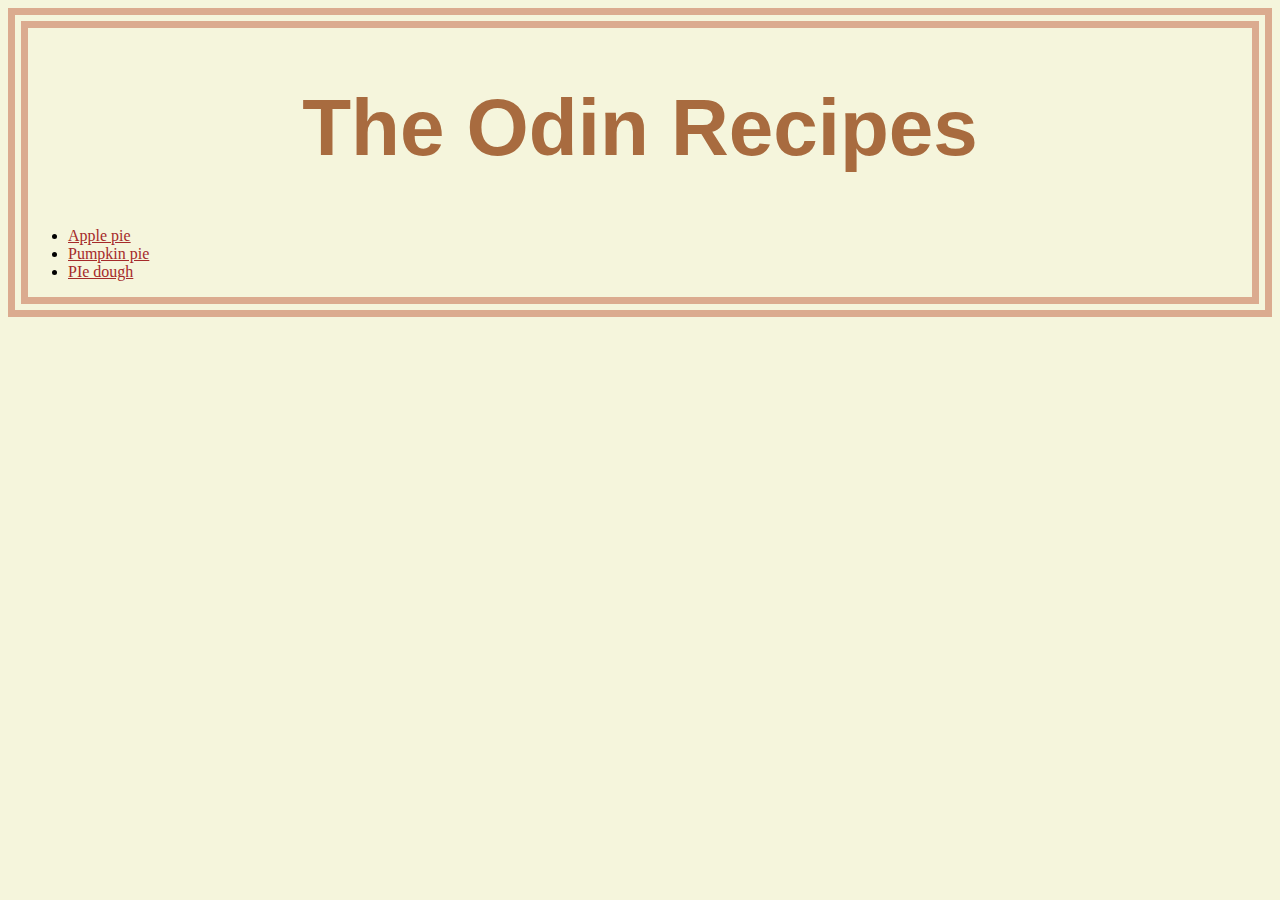
<file: index.html>
<!DOCTYPE html>
<html>
    <head>
        <meta charset="UTF-8">
        <meta http-equiv="X-UA-Compatible" content="IE=edge">
        <meta name="viewport" content="width=device-width, initial-scale=1.0">
        <title>Odin recipes</title>
        <link href="style.css" rel="stylesheet">

    </head>
    <body>
        <h1 class="name">The Odin Recipes</h1>
        <ul>
            <li><a href="applepie.html">Apple pie</a> </li>
            <li><a href="pumpkin_pie.html">Pumpkin pie</a> </li>
            <li><a href="piedough.html">PIe dough</a> </li>
        </ul>
    </body>
</html>
</file>
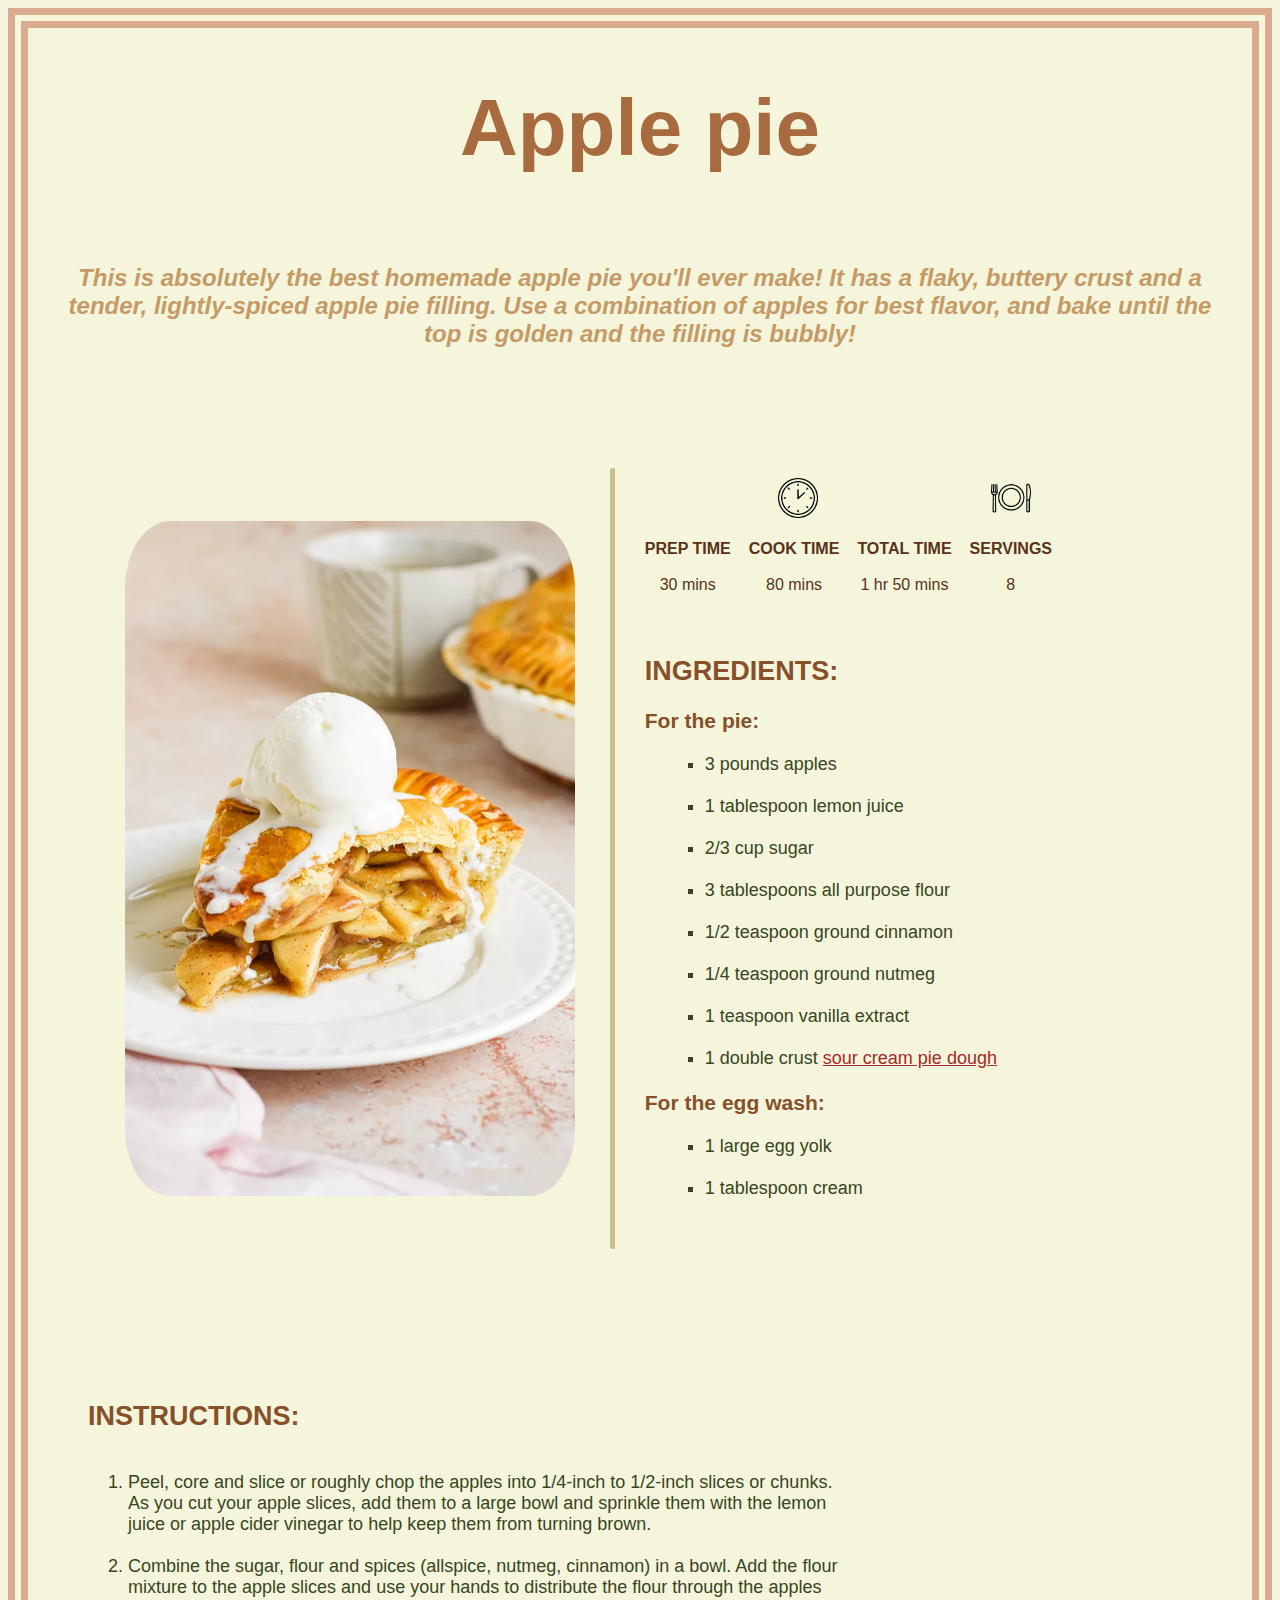
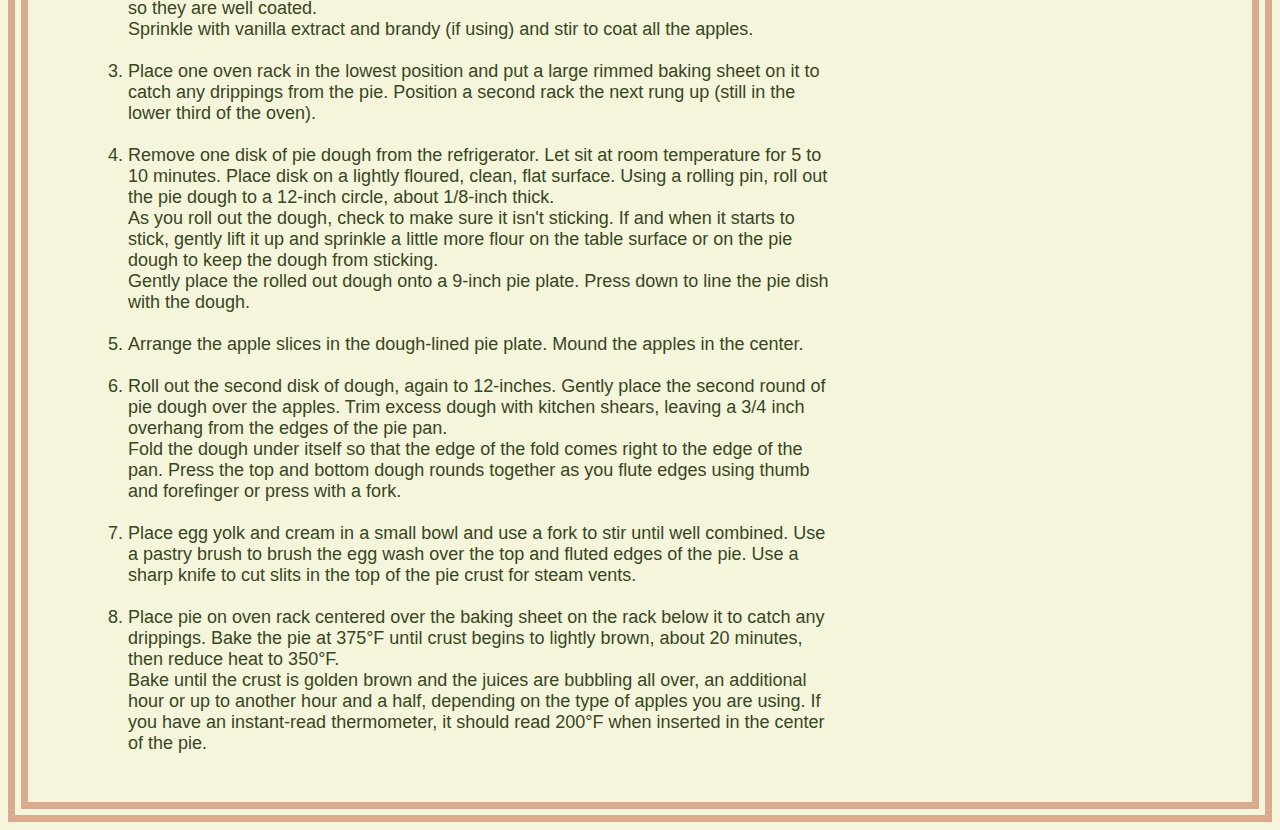
<file: applepie.html>
<!DOCTYPE html>
<html>
    <head>
        <meta charset="UTF-8">
        <meta http-equiv="X-UA-Compatible" content="IE=edge">
        <meta name="viewport" content="width=device-width, initial-scale=1.0">
        <title>Apple pie</title>
        <link href="style.css" rel="stylesheet">
    </head>
    <body>
        <h1 class="name">Apple pie</h1>
        <h4 class="description">This is absolutely the best homemade apple pie you'll ever make! It has a flaky, buttery crust and a tender, lightly-spiced apple pie filling. Use a combination of apples for best flavor, and bake until the top is golden and the filling is bubbly!</h4>
        <div class="box">
        <img class="images" src="images/apple_pie.jpg" >
        
        <div class="container">
        <div class="information">
            <table>
                <tr style="height: 28px;">
                    <td colspan="3"><img src="images/clockc.png" height="40px" width="auto"></td>
                    <td> <img src="images/pngwing.com.png" height="40px" width="auto"></td>
                  </tr>
            <tr>
                <th>PREP TIME </th>    
                <th>COOK TIME </th>
                <th>TOTAL TIME </th>
                <th>SERVINGS </th>
            </tr>
            <tr>
                <td>30 mins</td>
                <td>80 mins</td>
                <td>1 hr 50 mins</td>
                <td>8</td>
                </tr>
            </table>
            
        </div>
        <div class="ingredients">
            <h2>INGREDIENTS:</h2>
            <h3>For the pie:</h3>
            <ul>
                <li>3 pounds apples </li><br>
                <li> 1 tablespoon lemon juice</li><br>
                <li>2/3 cup sugar </li><br>
                <li>3 tablespoons all purpose flour </li><br>
                <li> 1/2 teaspoon ground cinnamon</li><br>
                <li> 1/4 teaspoon ground nutmeg</li><br>
                <li>1 teaspoon vanilla extract</li><br>
                <li>1 double crust <a href="piedough.html"> sour cream pie dough</a></li>
            </ul>
            <h3>For the egg wash:</h3>
            <ul>
                <li>1 large egg yolk</li><br>
                <li>1 tablespoon cream</li>
            </ul>
        </div>
        </div>
        </div>

        <div class="instructions">
            <h2>INSTRUCTIONS:</h2>
            <ol>
                <li>Peel, core and slice or roughly chop the apples into 1/4-inch to 1/2-inch slices or chunks.<br>

                    As you cut your apple slices, add them to a large bowl and sprinkle them with the lemon juice or apple cider vinegar to help keep them from turning brown.</li><br>
                <li>Combine the sugar, flour and spices (allspice, nutmeg, cinnamon) in a bowl. Add the flour mixture to the apple slices and use your hands to distribute the flour through the apples so they are well coated.<br>

                    Sprinkle with vanilla extract and brandy (if using) and stir to coat all the apples.</li><br>
                <li>Place one oven rack in the lowest position and put a large rimmed baking sheet on it to catch any drippings from the pie. Position a second rack the next rung up (still in the lower third of the oven).</li><br>
                <li>Remove one disk of pie dough from the refrigerator. Let sit at room temperature for 5 to 10 minutes. Place disk on a lightly floured, clean, flat surface. Using a rolling pin, roll out the pie dough to a 12-inch circle, about 1/8-inch thick.<br>

                    As you roll out the dough, check to make sure it isn't sticking. If and when it starts to stick, gently lift it up and sprinkle a little more flour on the table surface or on the pie dough to keep the dough from sticking.<br>
                    
                    Gently place the rolled out dough onto a 9-inch pie plate. Press down to line the pie dish with the dough.</li><br>
                <li>Arrange the apple slices in the dough-lined pie plate. Mound the apples in the center.</li><br>
                <li>Roll out the second disk of dough, again to 12-inches. Gently place the second round of pie dough over the apples. Trim excess dough with kitchen shears, leaving a 3/4 inch overhang from the edges of the pie pan.<br>

                    Fold the dough under itself so that the edge of the fold comes right to the edge of the pan. Press the top and bottom dough rounds together as you flute edges using thumb and forefinger or press with a fork.</li><br>
                <li>Place egg yolk and cream in a small bowl and use a fork to stir until well combined. Use a pastry brush to brush the egg wash over the top and fluted edges of the pie. Use a sharp knife to cut slits in the top of the pie crust for steam vents.</li><br>
                <li>Place pie on oven rack centered over the baking sheet on the rack below it to catch any drippings. Bake the pie at 375°F until crust begins to lightly brown, about 20 minutes, then reduce heat to 350°F.<br>

                    Bake until the crust is golden brown and the juices are bubbling all over, an additional hour or up to another hour and a half, depending on the type of apples you are using. If you have an instant-read thermometer, it should read 200°F when inserted in the center of the pie.</li>
            </ol>
        </div>
    </body>
</html>
</file>
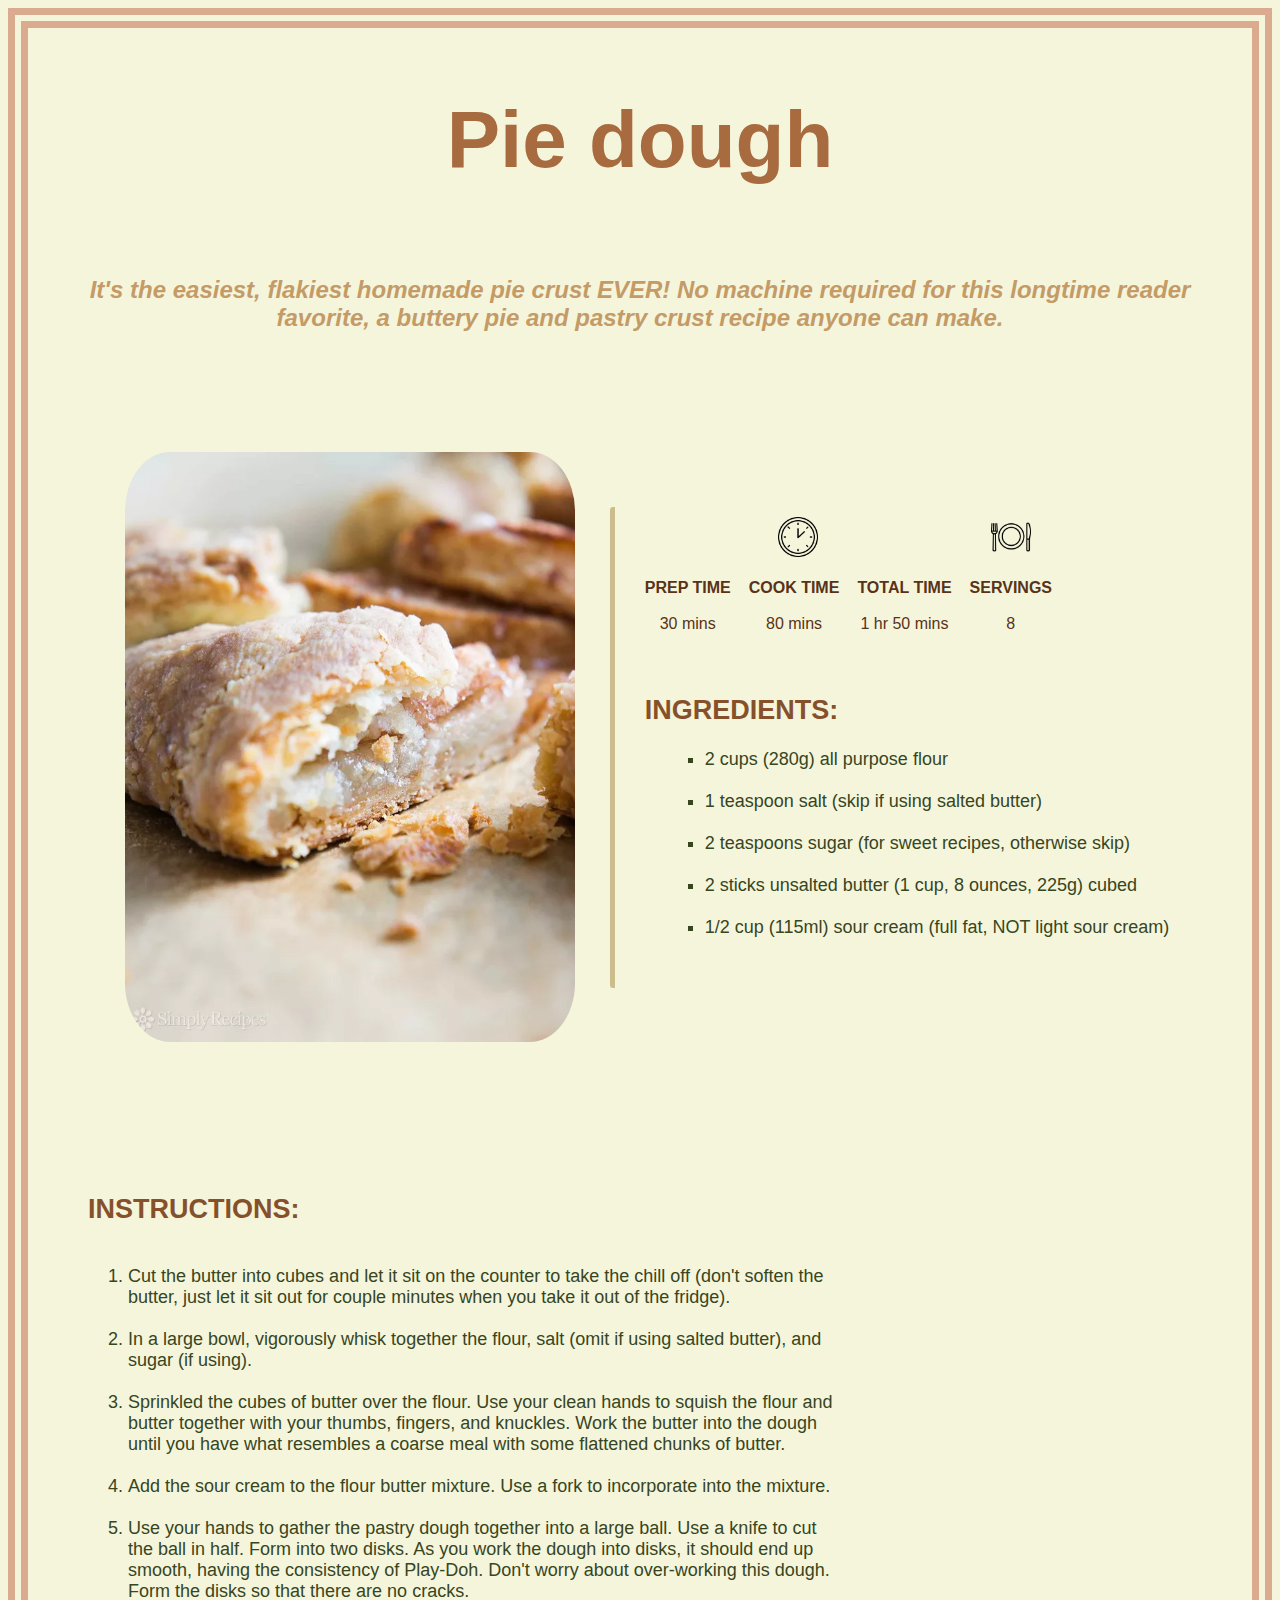
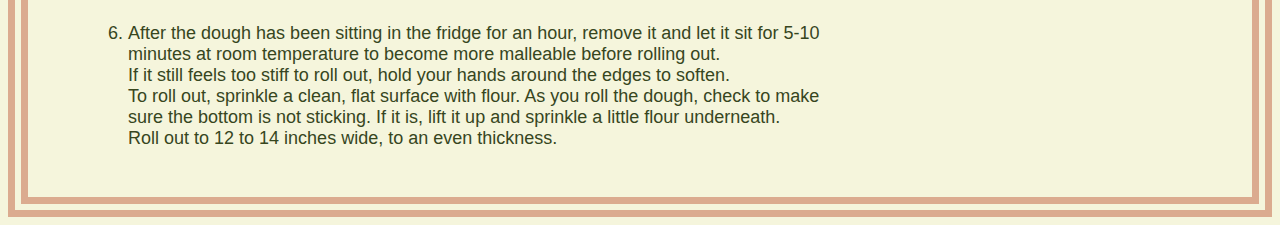
<file: piedough.html>
<!DOCTYPE html>
<html>
    <head>
        <meta charset="UTF-8">
        <meta http-equiv="X-UA-Compatible" content="IE=edge">
        <meta name="viewport" content="width=device-width, initial-scale=1.0">
        <title>Pie dough</title>
        <link href="style.css"  rel="stylesheet">

    </head>
    <body>
        <h2 class="name">Pie dough</h2>
        <h4 class="description">It's the easiest, flakiest homemade pie crust EVER! No machine required for this longtime reader favorite, a buttery pie and pastry crust recipe anyone can make.</h4>
        <div class="box">
            <img class="images" src="images/piedough.jpg"> 
            <div class="container">
                <div class="information">
                <table>
                  <tr style="height: 28px;">
                    <td colspan="3"><img src="images/clockc.png" height="40px" width="auto" ></td>
                    <td> <img src="images/pngwing.com.png" height="40px" width="auto"></td>
                  </tr>
                  <tr>
                    <th>PREP TIME </th>    
                    <th>COOK TIME </th>
                    <th>TOTAL TIME </th>
                    <th>SERVINGS </th>
                </tr>
                 <tr>
                    <td>30 mins</td>
                    <td>80 mins</td>
                    <td>1 hr 50 mins</td>
                    <td>8</td>
                </tr>
                </table>
                </div>
            
        
        <div class="ingredients">
            <h2>INGREDIENTS:</h2>
            <ul>
                <li>2 cups (280g) all purpose flour </li>
                <br>
                <li>1 teaspoon salt (skip if using salted butter) </li>
                <br>
                <li>2 teaspoons sugar (for sweet recipes, otherwise skip) </li>
                <br>
                <li>2 sticks unsalted butter (1 cup, 8 ounces, 225g) cubed </li>
                <br>
                <li>1/2 cup (115ml) sour cream (full fat, NOT light sour cream) </li>
                
            </ul>
        </div>
    </div>
        </div>
        <div class="instructions">
            <h2>INSTRUCTIONS:</h2>
            <ol>
                <li>Cut the butter into cubes and let it sit on the counter to take the chill off (don't soften the butter, just let it sit out for couple minutes when you take it out of the fridge). </li>
                <br>
                <li>In a large bowl, vigorously whisk together the flour, salt (omit if using salted butter), and sugar (if using). </li>
                <br>
                <li>Sprinkled the cubes of butter over the flour. Use your clean hands to squish the flour and butter together with your thumbs, fingers, and knuckles. Work the butter into the dough until you have what resembles a coarse meal with some flattened chunks of butter.    
                </li>
                <br>
                <li>Add the sour cream to the flour butter mixture. Use a fork to incorporate into the mixture. </li>
                <br>
                <li> Use your hands to gather the pastry dough together into a large ball. Use a knife to cut the ball in half. Form into two disks. As you work the dough into disks, it should end up smooth, having the consistency of Play-Doh. Don't worry about over-working this dough. Form the disks so that there are no cracks.</li>
                <br>
                <li>After the dough has been sitting in the fridge for an hour, remove it and let it sit for 5-10 minutes at room temperature to become more malleable before rolling out.<br>

                    If it still feels too stiff to roll out, hold your hands around the edges to soften.
                    <br>
                    To roll out, sprinkle a clean, flat surface with flour. As you roll the dough, check to make sure the bottom is not sticking. If it is, lift it up and sprinkle a little flour underneath.
                    <br>
                    Roll out to 12 to 14 inches wide, to an even thickness.</li>
            </ol>
        </div>
    </body>
</html>
</file>
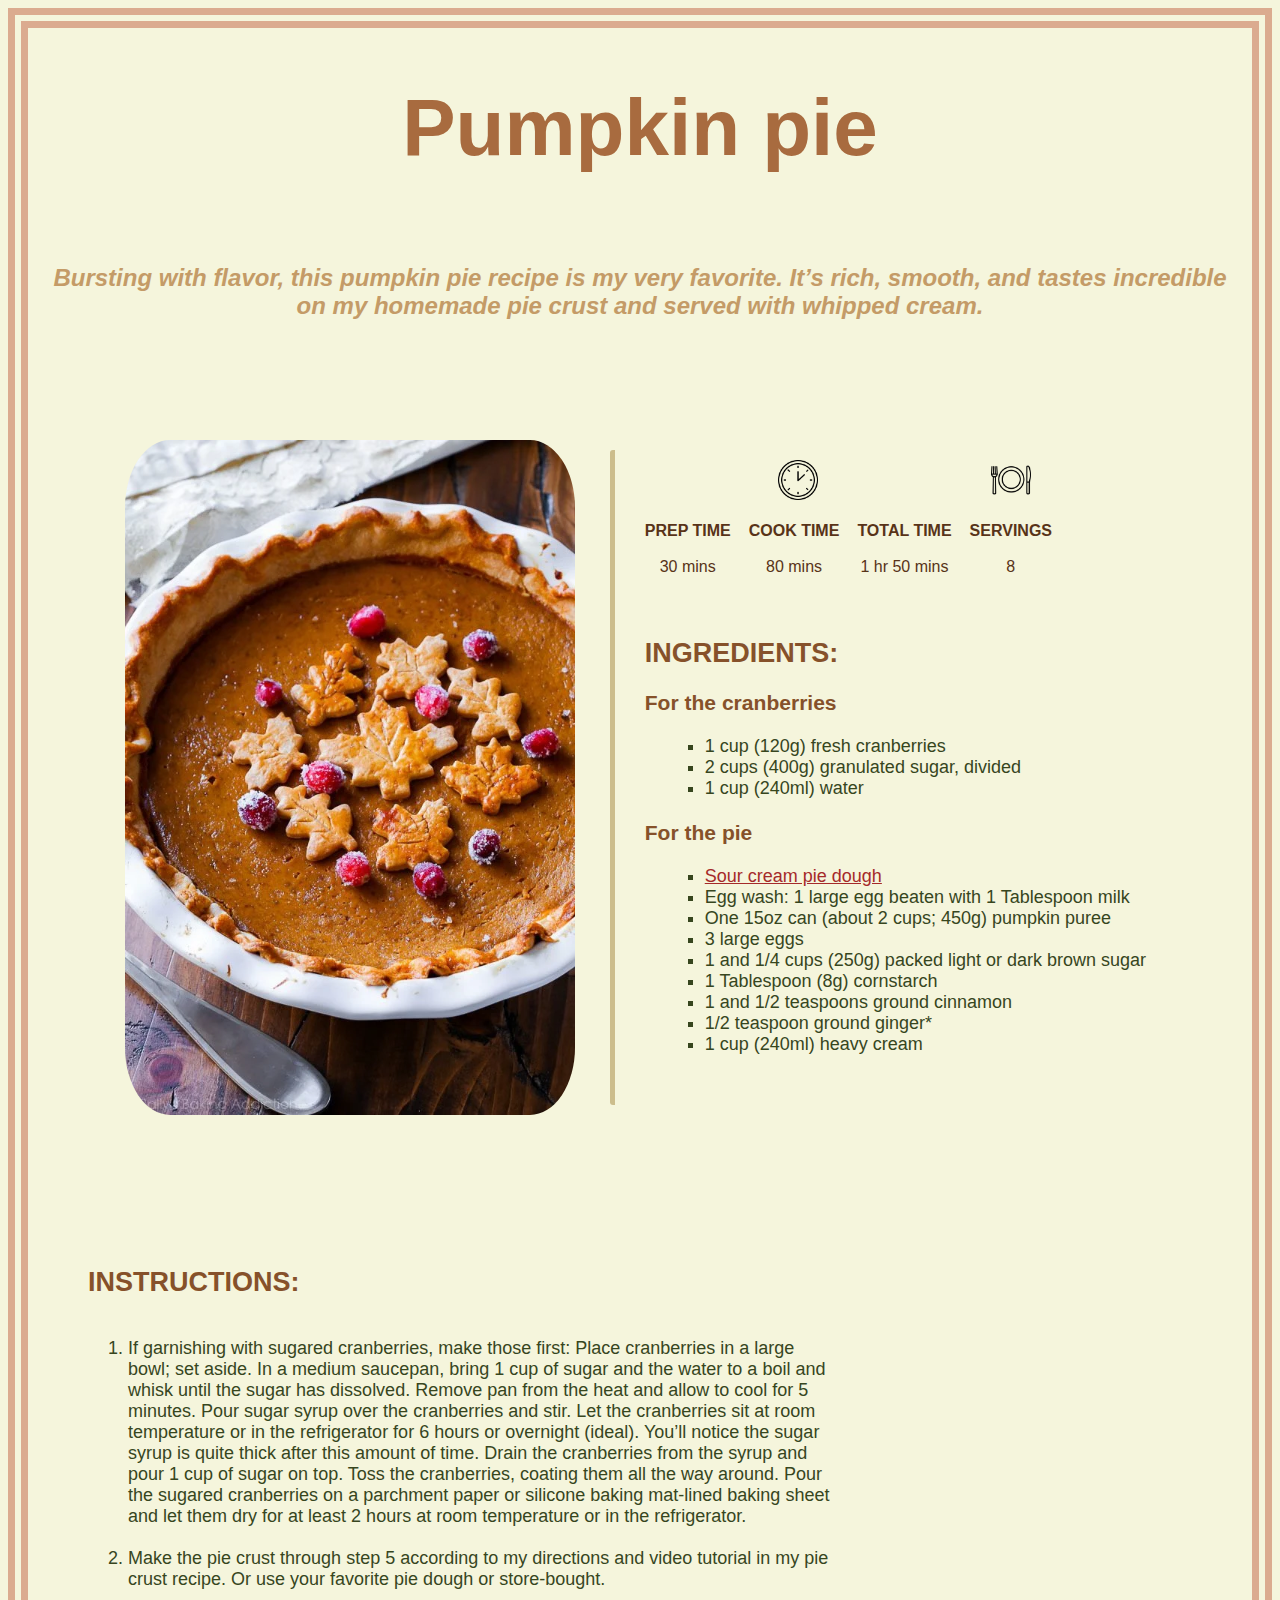
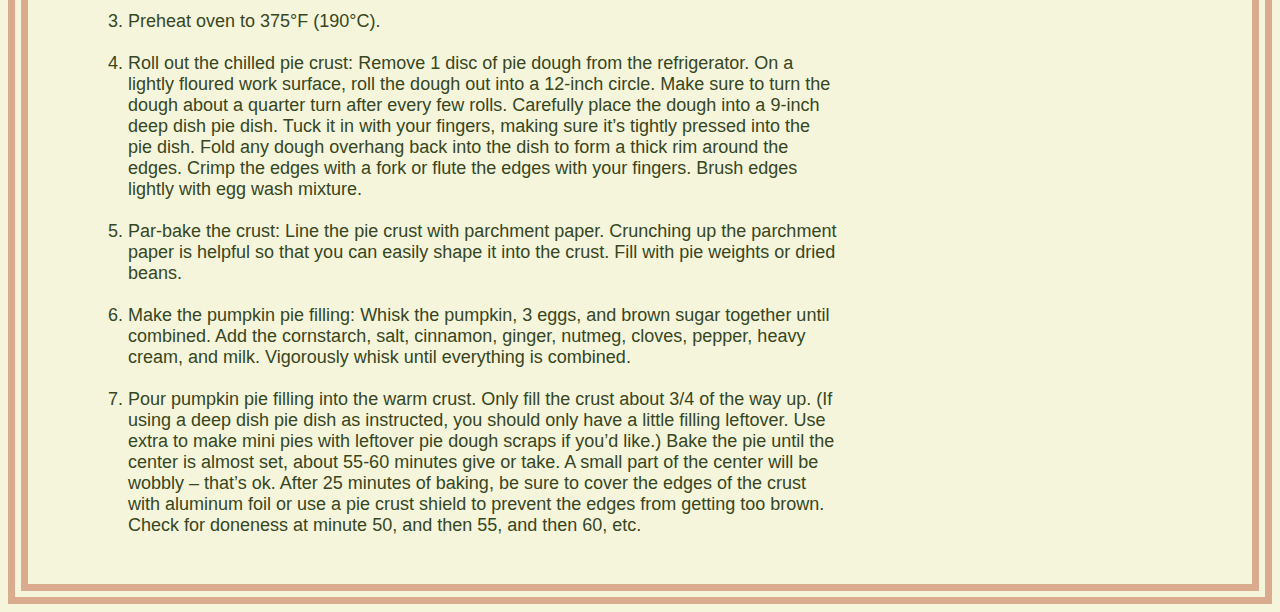
<file: pumpkin_pie.html>
<!DOCTYPE html>
<html lang="en">
    <head>
        <meta charset="UTF-8">
        <meta http-equiv="X-UA-Compatible" content="IE=edge">
        <meta name="viewport" content="width=device-width, initial-scale=1.0">
    
        <title>Pumpkin pie</title>
        <link href="style.css" rel="stylesheet">

    </head>
    <body>
        <h1 class="name">Pumpkin pie</h1>
        <h2 class="description">Bursting with flavor, this pumpkin pie recipe is my very favorite. It’s rich, smooth, and tastes incredible on my homemade pie crust and served with whipped cream.</h2>
        <div class="box">
        <img class="images" src="images/pumpkinpie.jpg">
        <div class="container">
        <div class="information">
            
                <table>
                    <tr style="height: 28px;">
                        <td colspan="3"><img src="images/clockc.png" height="40px" width="auto"></td>
                        <td> <img src="images/pngwing.com.png" height="40px" width="auto"></td>
                      </tr>
                    <tr>
                        <th>PREP TIME </th>    
                        <th>COOK TIME </th>
                        <th>TOTAL TIME </th>
                        <th>SERVINGS </th>
                    </tr>
                    <tr>
                        <td>30 mins</td>
                        <td>80 mins</td>
                        <td>1 hr 50 mins</td>
                        <td>8</td>
                    </tr>
            </table>
        </div>
        <div class="ingredients">
            <h2>INGREDIENTS:</h2>
            <h3>For the cranberries</h3>
            <ul>
                <li>1 cup (120g) fresh cranberries </li>
                <li>2 cups (400g) granulated sugar, divided</li>
                <li>1 cup (240ml) water </li>
            </ul>
            <h3>For the pie</h3>
            <ul>
                <li><a href="piedough.html">Sour cream pie dough</a> </li>
                <li>Egg wash: 1 large egg beaten with 1 Tablespoon milk </li>
                <li>One 15oz can (about 2 cups; 450g) pumpkin puree </li>
                <li> 3 large eggs</li>
                <li>1 and 1/4 cups (250g) packed light or dark brown sugar</li>
                <li>1 Tablespoon (8g) cornstarch</li>
                <li>1 and 1/2 teaspoons ground cinnamon</li>
                <li>1/2 teaspoon ground ginger*</li>
                <li>1 cup (240ml) heavy cream</li>
            </ul>
        </div>
        </div>
        </div>
        <div class="instructions">
            <h2>INSTRUCTIONS:</h2>
            <ol>
                <li><b>If garnishing with sugared cranberries, make those first:</b> Place cranberries in a large bowl; set aside. In a medium saucepan, bring 1 cup of sugar and the water to a boil and whisk until the sugar has dissolved. Remove pan from the heat and allow to cool for 5 minutes. Pour sugar syrup over the cranberries and stir. Let the cranberries sit at room temperature or in the refrigerator for 6 hours or overnight (ideal). You’ll notice the sugar syrup is quite thick after this amount of time. Drain the cranberries from the syrup and pour 1 cup of sugar on top. Toss the cranberries, coating them all the way around. Pour the sugared cranberries on a parchment paper or silicone baking mat-lined baking sheet and let them dry for at least 2 hours at room temperature or in the refrigerator. </li><br>
                <li><b>Make the pie crust</b> through step 5 according to my directions and video tutorial in my pie crust recipe. Or use your favorite pie dough or store-bought.</li><br>
                <li><b>Preheat oven to 375°F (190°C).</b></li><br>
                <li><b>Roll out the chilled pie crust:</b> Remove 1 disc of pie dough from the refrigerator. On a lightly floured work surface, roll the dough out into a 12-inch circle. Make sure to turn the dough about a quarter turn after every few rolls. Carefully place the dough into a 9-inch deep dish pie dish. Tuck it in with your fingers, making sure it’s tightly pressed into the pie dish. Fold any dough overhang back into the dish to form a thick rim around the edges. Crimp the edges with a fork or flute the edges with your fingers. Brush edges lightly with egg wash mixture.</li><br>
                <li><b>Par-bake the crust:</b> Line the pie crust with parchment paper. Crunching up the parchment paper is helpful so that you can easily shape it into the crust. Fill with pie weights or dried beans. </li><br>
                <li><b>Make the pumpkin pie filling:</b> Whisk the pumpkin, 3 eggs, and brown sugar together until combined. Add the cornstarch, salt, cinnamon, ginger, nutmeg, cloves, pepper, heavy cream, and milk. Vigorously whisk until everything is combined.</li><br>
                <li><b>Pour pumpkin pie filling into the warm crust.</b> Only fill the crust about 3/4 of the way up. (If using a deep dish pie dish as instructed, you should only have a little filling leftover. Use extra to make mini pies with leftover pie dough scraps if you’d like.) Bake the pie until the center is almost set, about 55-60 minutes give or take. A small part of the center will be wobbly – that’s ok. After 25 minutes of baking, be sure to cover the edges of the crust with aluminum foil or use a pie crust shield to prevent the edges from getting too brown. Check for doneness at minute 50, and then 55, and then 60, etc.</li>

            </ol>

        </div>




    </body>
</html>
</file>
<file: style.css>
body{
    background-color: beige;
    border-style: double;
    border-color: rgba(177, 53, 22, 0.384);
    border-width: 20px;
}
.name{
    font-size: 80px;
    text-align: center;
    font-family: 'Trebuchet MS', 'Lucida Sans Unicode', 'Lucida Grande', 'Lucida Sans', Arial, sans-serif;
    color:rgb(168, 107, 63); 
}
.description{
    font-style: italic;
    font-size: 24px;
    font-family: 'Trebuchet MS', 'Lucida Sans Unicode', 'Lucida Grande', 'Lucida Sans', Arial, sans-serif;
    text-align:center;
    color: rgb(196, 155, 103);
    margin: 90px 20px 120px 20px;
}
.ingredients, .instructions{
    font-family:'Gill Sans', 'Gill Sans MT', Calibri, 'Trebuchet MS', sans-serif;
    display: block;
    margin: 30px;
    font-size: 18px;
    font-weight: 100;
    color:rgb(55, 70, 30)
    
}
.images{
    max-width: 450px;
    height: auto;
    display: block;
    margin-left:80px;
    border-radius: 10%;
    
   
}
.ingredients h2, .instructions h2, .ingredients h3{
    color:rgb(134, 81, 42)
}
.ingredients ul {
    list-style-type: square;
    margin: 20px;
}
.instructions {
    display:flex;
    flex-direction: column;
    max-width: 750px;
    justify-content: space-evenly;
    margin-left:60px;
}
a{
    color:brown;
    
}
a:active{
    color: chocolate;
    text-decoration: none;
}
td,th{
    padding:8px;
    text-align: center;
}
.information{
   
    width: 600px;
    height: auto;
    margin-left: 20px;
}
table{
  font-family:'Gill Sans', 'Gill Sans MT', Calibri, 'Trebuchet MS', sans-serif;
  font-size:auto;
  color:rgb(88, 51, 24);
}

.box{
    display: flex;
    align-items: center;
    justify-content: space-around;
    flex-wrap: wrap;
    margin-bottom: 130px;
    
}
.container{
    display:flex;
    flex-direction: column;
    justify-content: center;
    border-left: 5px solid rgba(139, 99, 12, 0.384);
    border-radius: 3px;
}
</file>
